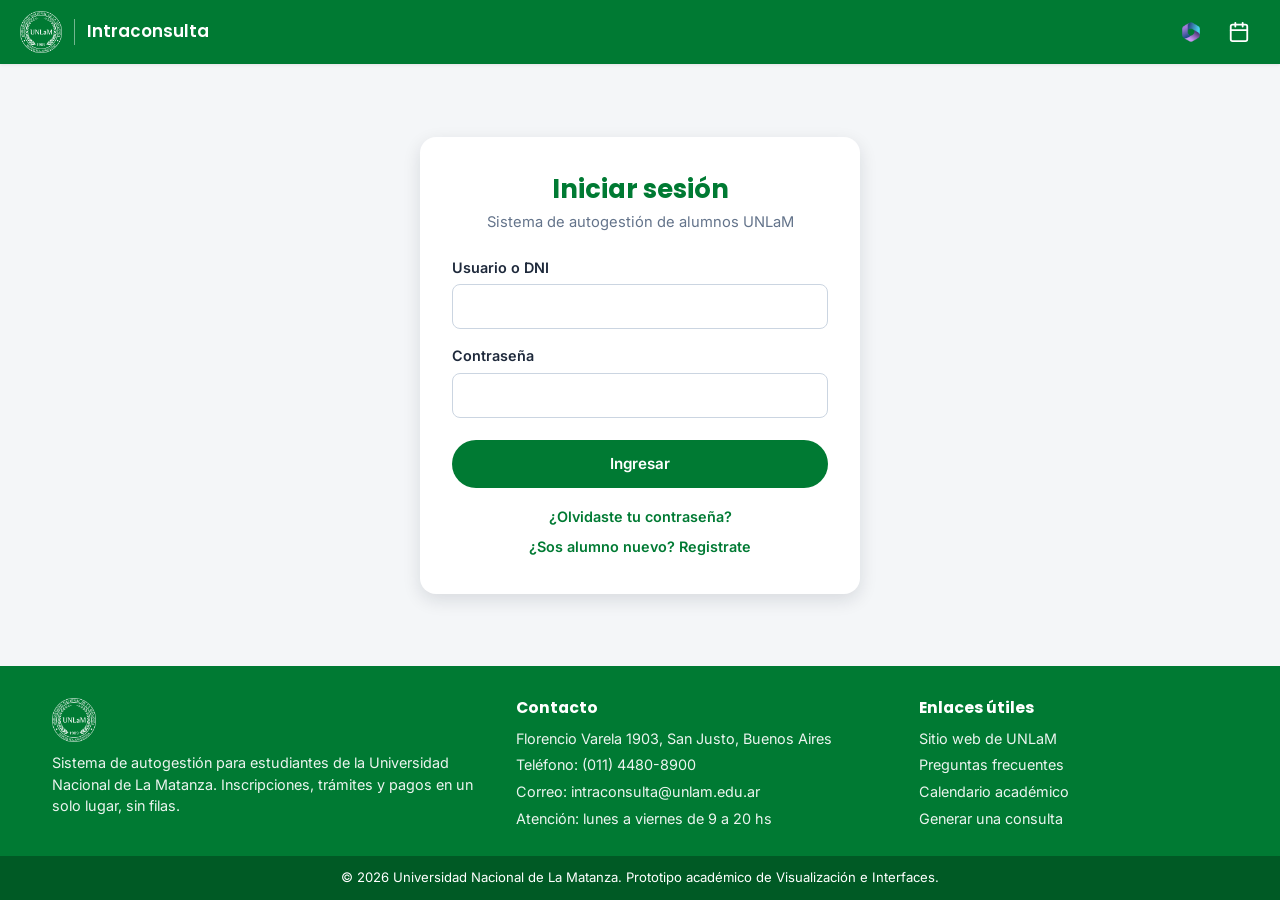
<file: intraconsulta-unlam/index.html>
<!DOCTYPE html>
<html lang="es">
<head>
  <meta charset="UTF-8">
  <meta name="viewport" content="width=device-width, initial-scale=1.0">
  <title>Iniciar sesión - Intraconsulta UNLaM</title>
  <link rel="preconnect" href="https://fonts.googleapis.com">
  <link rel="preconnect" href="https://fonts.gstatic.com" crossorigin>
  <link rel="stylesheet" href="https://fonts.googleapis.com/css2?family=Inter:wght@400;500;600&family=Poppins:wght@500;600;700&display=swap">
  <link rel="stylesheet" href="css/styles.css">
</head>
<body data-page="login" data-layout="auth">
<main class="auth-wrapper">
  <div class="auth-card">
    <h1>Iniciar sesión</h1>
    <p class="subtitle">Sistema de autogestión de alumnos UNLaM</p>
    <form data-demo="Ingresando a Intraconsulta..." data-redirect="home.html">
      <div class="form-group"><label for="u">Usuario o DNI</label><input class="form-control" id="u" required autocomplete="username" inputmode="numeric"></div>
      <div class="form-group"><label for="p">Contraseña</label><input class="form-control" id="p" type="password" required autocomplete="current-password"></div>
      <button class="btn-primary" type="submit">Ingresar</button>
    </form>
    <div class="auth-links"><a href="error.html?q=recuperar">¿Olvidaste tu contraseña?</a><a href="registro.html">¿Sos alumno nuevo? Registrate</a></div>
  </div>
</main>
  <script src="js/app.js"></script>
</body>
</html>
</file>
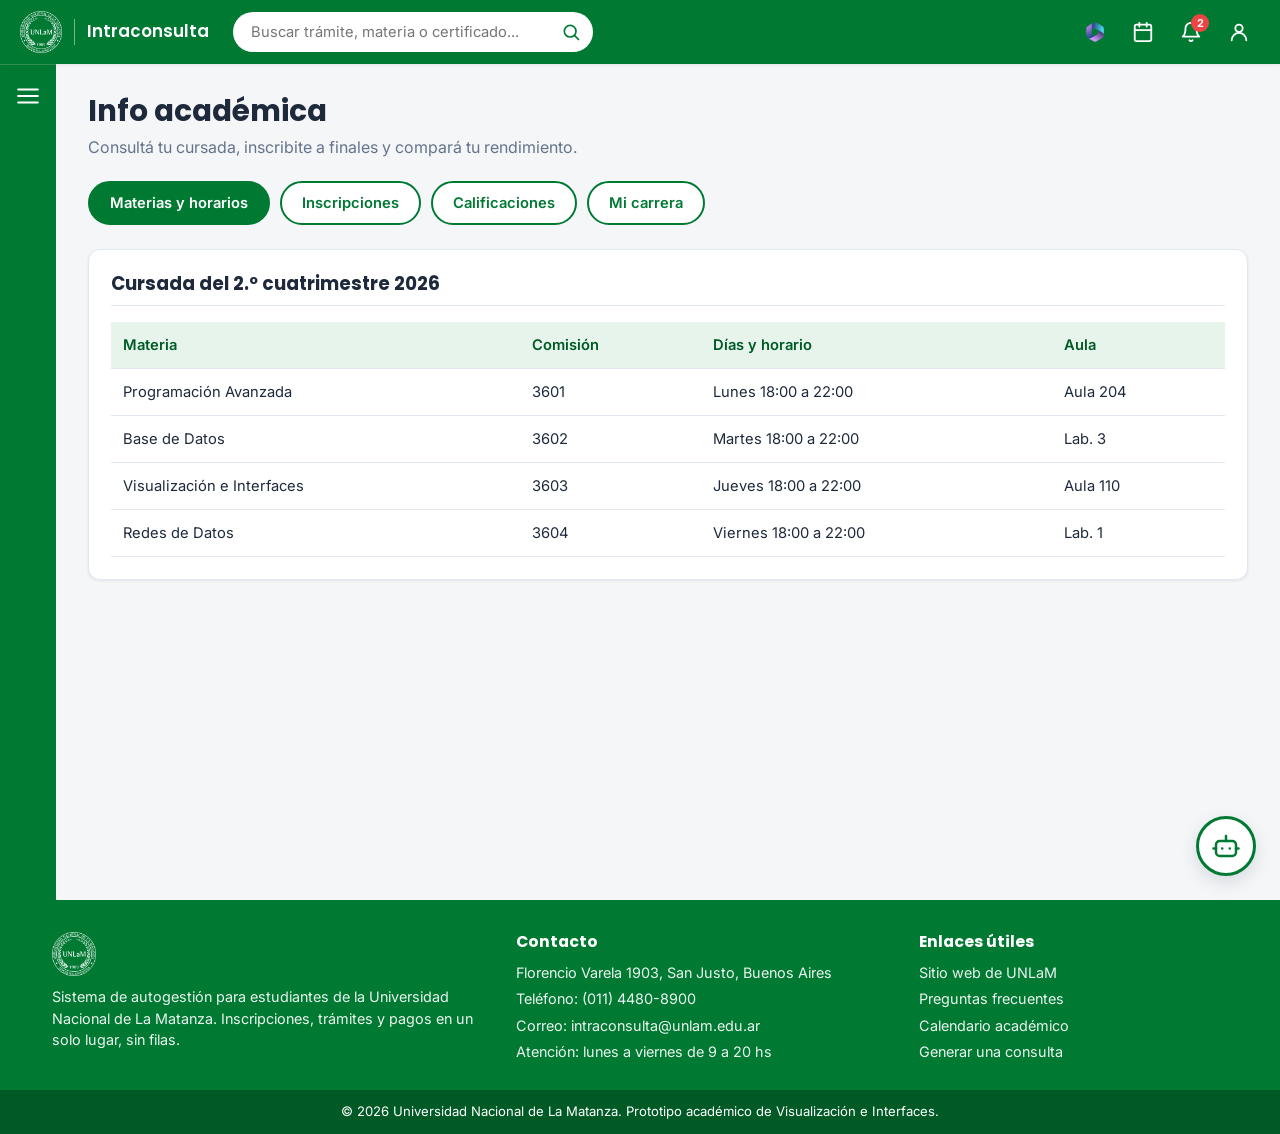
<file: intraconsulta-unlam/academica.html>
<!DOCTYPE html>
<html lang="es">
<head>
  <meta charset="UTF-8">
  <meta name="viewport" content="width=device-width, initial-scale=1.0">
  <title>Info académica - Intraconsulta UNLaM</title>
  <link rel="preconnect" href="https://fonts.googleapis.com">
  <link rel="preconnect" href="https://fonts.gstatic.com" crossorigin>
  <link rel="stylesheet" href="https://fonts.googleapis.com/css2?family=Inter:wght@400;500;600&family=Poppins:wght@500;600;700&display=swap">
  <link rel="stylesheet" href="css/styles.css">
</head>
<body data-page="academica" data-layout="app">
<main class="main-content">
  <h1 class="page-title">Info académica</h1>
  <p class="page-sub">Consultá tu cursada, inscribite a finales y compará tu rendimiento.</p>
  <div class="subnav-pills" data-tabs><button type="button" class="pill-tab active" data-tab="materias">Materias y horarios</button><button type="button" class="pill-tab" data-tab="inscripciones">Inscripciones</button><button type="button" class="pill-tab" data-tab="notas">Calificaciones</button><button type="button" class="pill-tab" data-tab="carrera">Mi carrera</button></div>
  <section class="tab-panel" id="materias"><div class="card"><div class="card-header"><h2>Cursada del 2.º cuatrimestre 2026</h2></div><div class="table-wrap"><table>
    <tr><th>Materia</th><th>Comisión</th><th>Días y horario</th><th>Aula</th></tr>
    <tr><td>Programación Avanzada</td><td>3601</td><td>Lunes 18:00 a 22:00</td><td>Aula 204</td></tr>
    <tr><td>Base de Datos</td><td>3602</td><td>Martes 18:00 a 22:00</td><td>Lab. 3</td></tr>
    <tr><td>Visualización e Interfaces</td><td>3603</td><td>Jueves 18:00 a 22:00</td><td>Aula 110</td></tr>
    <tr><td>Redes de Datos</td><td>3604</td><td>Viernes 18:00 a 22:00</td><td>Lab. 1</td></tr></table></div></div></section>
  <section class="tab-panel" id="inscripciones">
    <div class="alert alert-warning"><span data-ico="alert"></span><div><strong>La inscripción a finales cierra el 20/11</strong>Revisá tus correlativas antes de confirmar.</div></div>
    <div class="card"><div class="card-header"><h2>Finales disponibles: llamado Diciembre</h2></div><div class="table-wrap"><table>
    <tr><th>Materia</th><th>Fecha</th><th>Hora</th><th>Estado</th></tr>
    <tr><td>Programación Avanzada</td><td>07/12/2026</td><td>18:00</td><td><button class="btn-primary btn-sm" data-enroll>Inscribirme</button></td></tr>
    <tr><td>Base de Datos</td><td>09/12/2026</td><td>18:00</td><td><button class="btn-primary btn-sm" data-enroll>Inscribirme</button></td></tr>
    <tr><td>Arquitectura de Software</td><td>11/12/2026</td><td>19:00</td><td><span class="status-badge status-err">Correlativa pendiente</span></td></tr></table></div></div></section>
  <section class="tab-panel" id="notas"><div class="grid-2">
    <div class="card"><div class="card-header"><h2>Mis calificaciones</h2></div><div class="table-wrap"><table>
      <tr><th>Materia</th><th>Nota</th><th>Estado</th></tr>
      <tr><td>Matemática Discreta</td><td>8</td><td><span class="status-badge status-ok">Aprobada</span></td></tr>
      <tr><td>Programación Inicial</td><td>9</td><td><span class="status-badge status-ok">Aprobada</span></td></tr>
      <tr><td>Estadística</td><td>5</td><td><span class="status-badge status-ok">Aprobada</span></td></tr>
      <tr><td>Redes de Datos</td><td>-</td><td><span class="status-badge status-wait">Cursando</span></td></tr></table></div></div>
    <div class="card"><div class="card-header"><h2>Mi promedio vs. el de la carrera</h2></div>
      <div class="chart" role="img" aria-label="Gráfico comparativo de promedios por cuatrimestre">
        <div class="chart-group"><div class="bars"><div class="bar" style="height:74%">7,4</div><div class="bar alt" style="height:65%">6,5</div></div></div>
        <div class="chart-group"><div class="bars"><div class="bar" style="height:81%">8,1</div><div class="bar alt" style="height:68%">6,8</div></div></div>
        <div class="chart-group"><div class="bars"><div class="bar" style="height:78%">7,8</div><div class="bar alt" style="height:70%">7,0</div></div></div></div>
      <div class="chart-labels"><span>1.º cuat. 2025</span><span>2.º cuat. 2025</span><span>1.º cuat. 2026</span></div>
      <div class="legend"><span><i style="background:var(--unlam-green)"></i>Mi promedio</span><span><i style="background:#94A3B8"></i>Promedio de la carrera</span></div></div></div></section>
  <section class="tab-panel" id="carrera"><div class="card"><div class="card-header"><h2>Ingeniería en Informática</h2><span class="status-badge status-ok">Alumno regular</span></div>
    <p>Materias aprobadas: <strong>18 de 40</strong>. Avance estimado: <strong>45%</strong>.</p>
    <p style="margin-top:8px"><a class="btn-outline btn-sm" href="tramites.html#cambio">Solicitar cambio de carrera</a></p></div></section>
</main>
  <script src="js/app.js"></script>
</body>
</html>
</file>
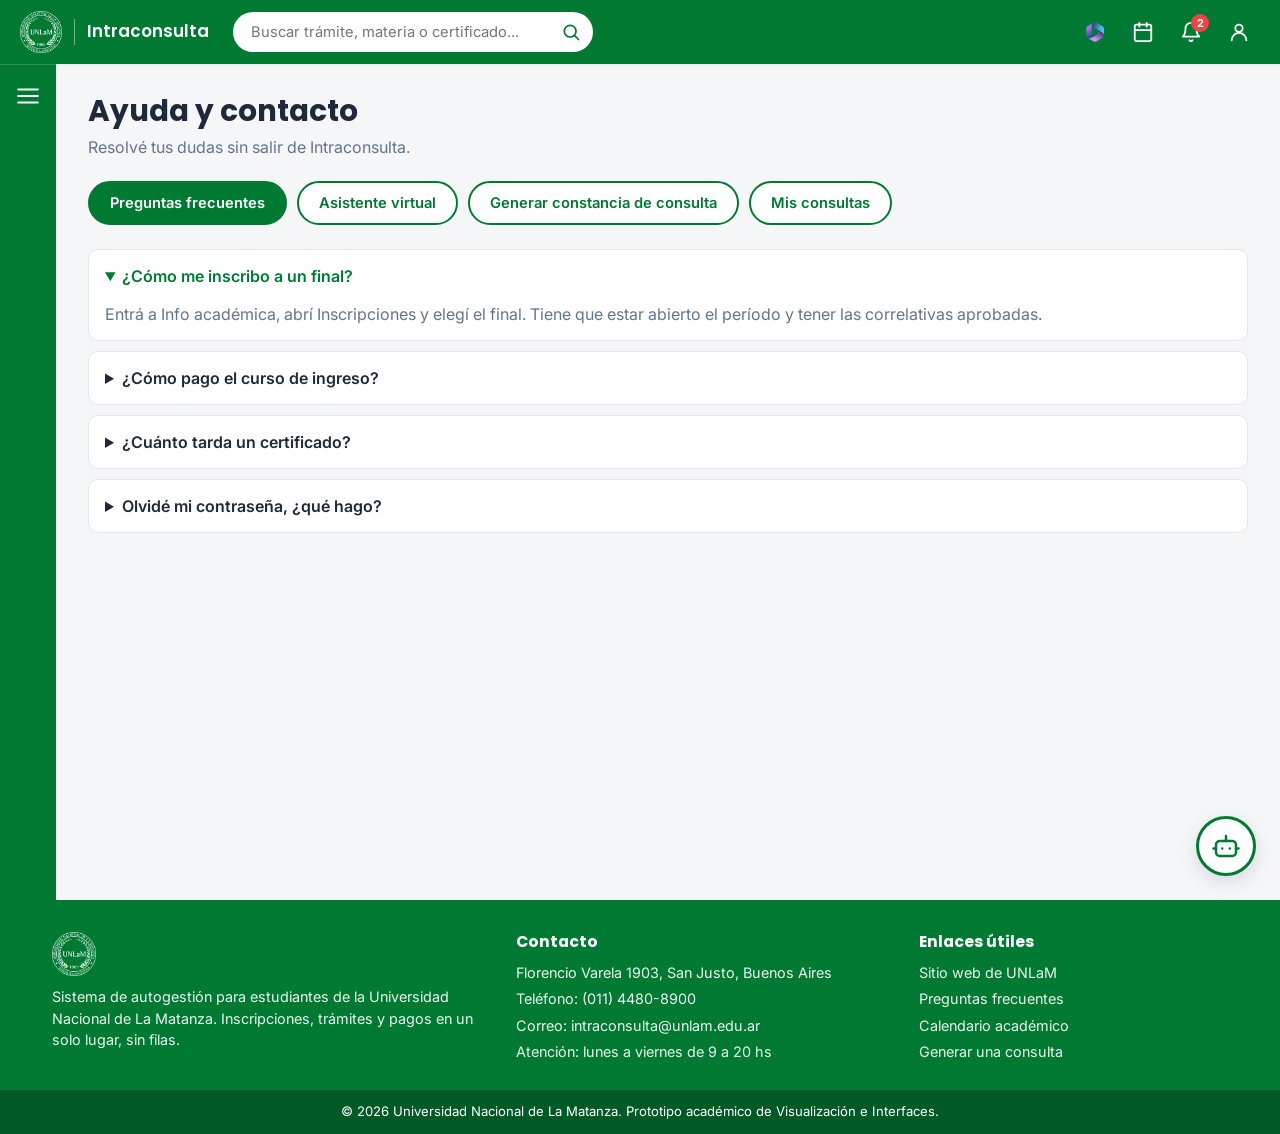
<file: intraconsulta-unlam/ayuda.html>
<!DOCTYPE html>
<html lang="es">
<head>
  <meta charset="UTF-8">
  <meta name="viewport" content="width=device-width, initial-scale=1.0">
  <title>Ayuda y contacto - Intraconsulta UNLaM</title>
  <link rel="preconnect" href="https://fonts.googleapis.com">
  <link rel="preconnect" href="https://fonts.gstatic.com" crossorigin>
  <link rel="stylesheet" href="https://fonts.googleapis.com/css2?family=Inter:wght@400;500;600&family=Poppins:wght@500;600;700&display=swap">
  <link rel="stylesheet" href="css/styles.css">
</head>
<body data-page="ayuda" data-layout="app">
<main class="main-content">
  <h1 class="page-title">Ayuda y contacto</h1>
  <p class="page-sub">Resolvé tus dudas sin salir de Intraconsulta.</p>
  
  <div class="subnav-pills" data-tabs>
    <button type="button" class="pill-tab active" data-tab="faq">Preguntas frecuentes</button>
    <button type="button" class="pill-tab" data-tab="chat">Asistente virtual</button>
    <button type="button" class="pill-tab" data-tab="ticket">Generar constancia de consulta</button>
    <button type="button" class="pill-tab" data-tab="tickets">Mis consultas</button>
  </div>

  <section class="tab-panel" id="faq">
    <details open><summary>¿Cómo me inscribo a un final?</summary><p>Entrá a Info académica, abrí Inscripciones y elegí el final. Tiene que estar abierto el período y tener las correlativas aprobadas.</p></details>
    <details><summary>¿Cómo pago el curso de ingreso?</summary><p>Desde Pagos elegí el concepto y pagá con Mercado Pago. El comprobante queda en la pestaña Comprobantes.</p></details>
    <details><summary>¿Cuánto tarda un certificado?</summary><p>Los certificados digitales se generan en 48 horas hábiles y te avisamos por notificación.</p></details>
    <details><summary>Olvidé mi contraseña, ¿qué hago?</summary><p>En la pantalla de inicio de sesión tocá "¿Olvidaste tu contraseña?" y seguí los pasos.</p></details>
  </section>

  <section class="tab-panel" id="chat">
    <div class="card">
      <div class="card-header"><h2>Asistente virtual</h2></div>
      <p style="margin-bottom:14px">Respondemos consultas frecuentes al instante. Si no alcanza, podés pasar a una persona.</p>
      <button class="btn-primary" data-open-chat type="button">Abrir chat</button> 
      <a class="btn-outline" href="#ticket" onclick="location.hash='ticket';location.reload()">Hablar con una persona</a>
    </div>
  </section>

  <section class="tab-panel" id="ticket">
    <form class="card" data-demo="Consulta #1043 creada. Te avisamos cuando respondan.">
      <div class="card-header"><h2>Nueva constancia de soporte</h2></div>
      
      <!-- Se eliminó el div con la selección de canal y ahora el Área ocupa toda la fila -->
      <div class="form-group">
        <label for="ta">Área</label>
        <select class="form-control" id="ta">
          <option>Alumnos</option>
          <option>Pagos</option>
          <option>Sistemas</option>
        </select>
      </div>

      <div class="form-group"><label for="ts">Asunto</label><input class="form-control" id="ts" required></div>
      <div class="form-group"><label for="tm">Mensaje</label><textarea class="form-control" id="tm" required></textarea></div>
      
      <button class="btn-primary" type="submit">Enviar consulta</button>
    </form>
  </section>

  <section class="tab-panel" id="tickets">
    <div class="card">
      <div class="card-header"><h2>Mis consultas</h2></div>
      <div class="table-wrap">
        <table>
          <tr><th>N.º</th><th>Asunto</th><th>Canal</th><th>Estado</th></tr>
          <tr><td>#1042</td><td>No veo mi nota de Estadística</td><td>Persona</td><td><span class="status-badge status-ok">Respondido</span></td></tr>
          <tr><td>#1039</td><td>Error al pagar con tarjeta</td><td>Asistente</td><td><span class="status-badge status-wait">En proceso</span></td></tr>
        </table>
      </div>
    </div>
  </section>
</main>

<script src="js/app.js"></script>
</body>
</html>
</file>
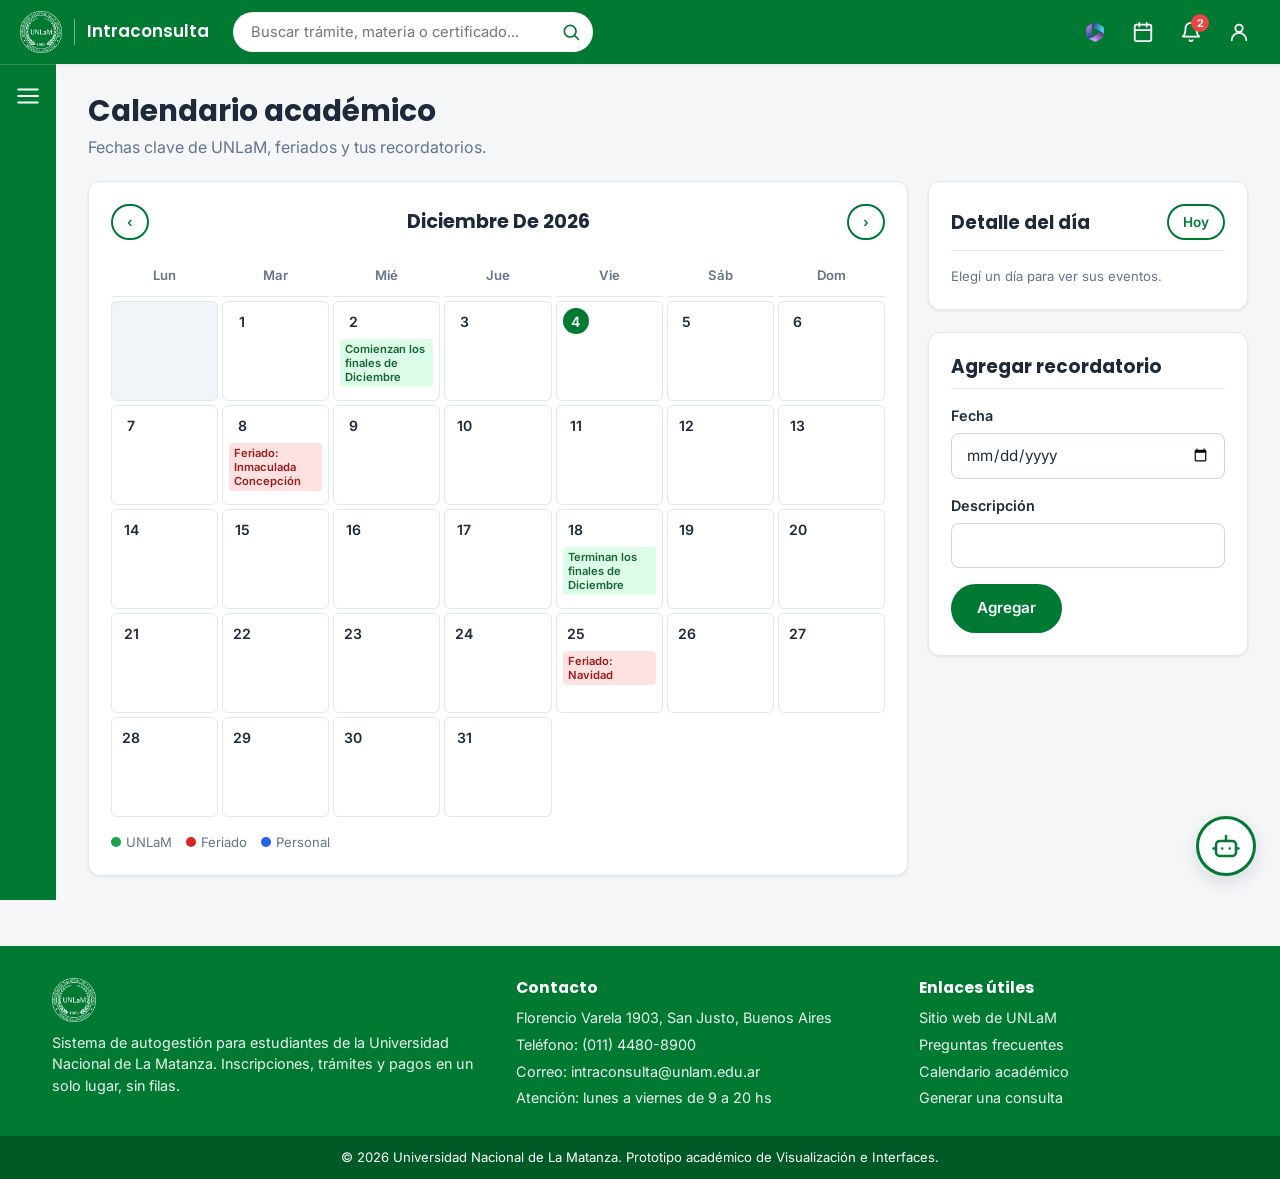
<file: intraconsulta-unlam/calendario.html>
<!DOCTYPE html>
<html lang="es">
<head>
  <meta charset="UTF-8">
  <meta name="viewport" content="width=device-width, initial-scale=1.0">
  <title>Calendario - Intraconsulta UNLaM</title>
  <link rel="preconnect" href="https://fonts.googleapis.com">
  <link rel="preconnect" href="https://fonts.gstatic.com" crossorigin>
  <link rel="stylesheet" href="https://fonts.googleapis.com/css2?family=Inter:wght@400;500;600&family=Poppins:wght@500;600;700&display=swap">
  <link rel="stylesheet" href="css/styles.css">
</head>
<body data-page="calendario" data-layout="app">
<main class="main-content">
  <h1 class="page-title">Calendario académico</h1>
  <p class="page-sub">Fechas clave de UNLaM, feriados y tus recordatorios.</p>
  <div class="cal-layout">
    <section class="card">
      <div class="cal-nav"><button class="btn-outline btn-sm" id="calPrev" aria-label="Mes anterior">&#8249;</button><h2 id="calTitle"></h2><button class="btn-outline btn-sm" id="calNext" aria-label="Mes siguiente">&#8250;</button></div>
      <div class="cal-grid" id="calGrid"></div>
      <div class="cal-legend"><span><i class="legend-dot" style="background:#16A34A"></i>UNLaM</span><span><i class="legend-dot" style="background:#DC2626"></i>Feriado</span><span><i class="legend-dot" style="background:#2563EB"></i>Personal</span></div>
    </section>
    <aside>
      <div class="card"><div class="card-header"><h2>Detalle del día</h2><button class="btn-outline btn-sm" id="calToday">Hoy</button></div><div id="dayDetail"></div></div>
      <form class="card" id="evForm"><div class="card-header"><h2>Agregar recordatorio</h2></div>
        <div class="form-group"><label for="evDate">Fecha</label><input class="form-control" id="evDate" type="date" required></div>
        <div class="form-group"><label for="evText">Descripción</label><input class="form-control" id="evText" maxlength="40" required></div>
        <button class="btn-primary" type="submit">Agregar</button></form>
    </aside>
  </div>
</main>
  <script src="js/app.js"></script>
</body>
</html>
</file>
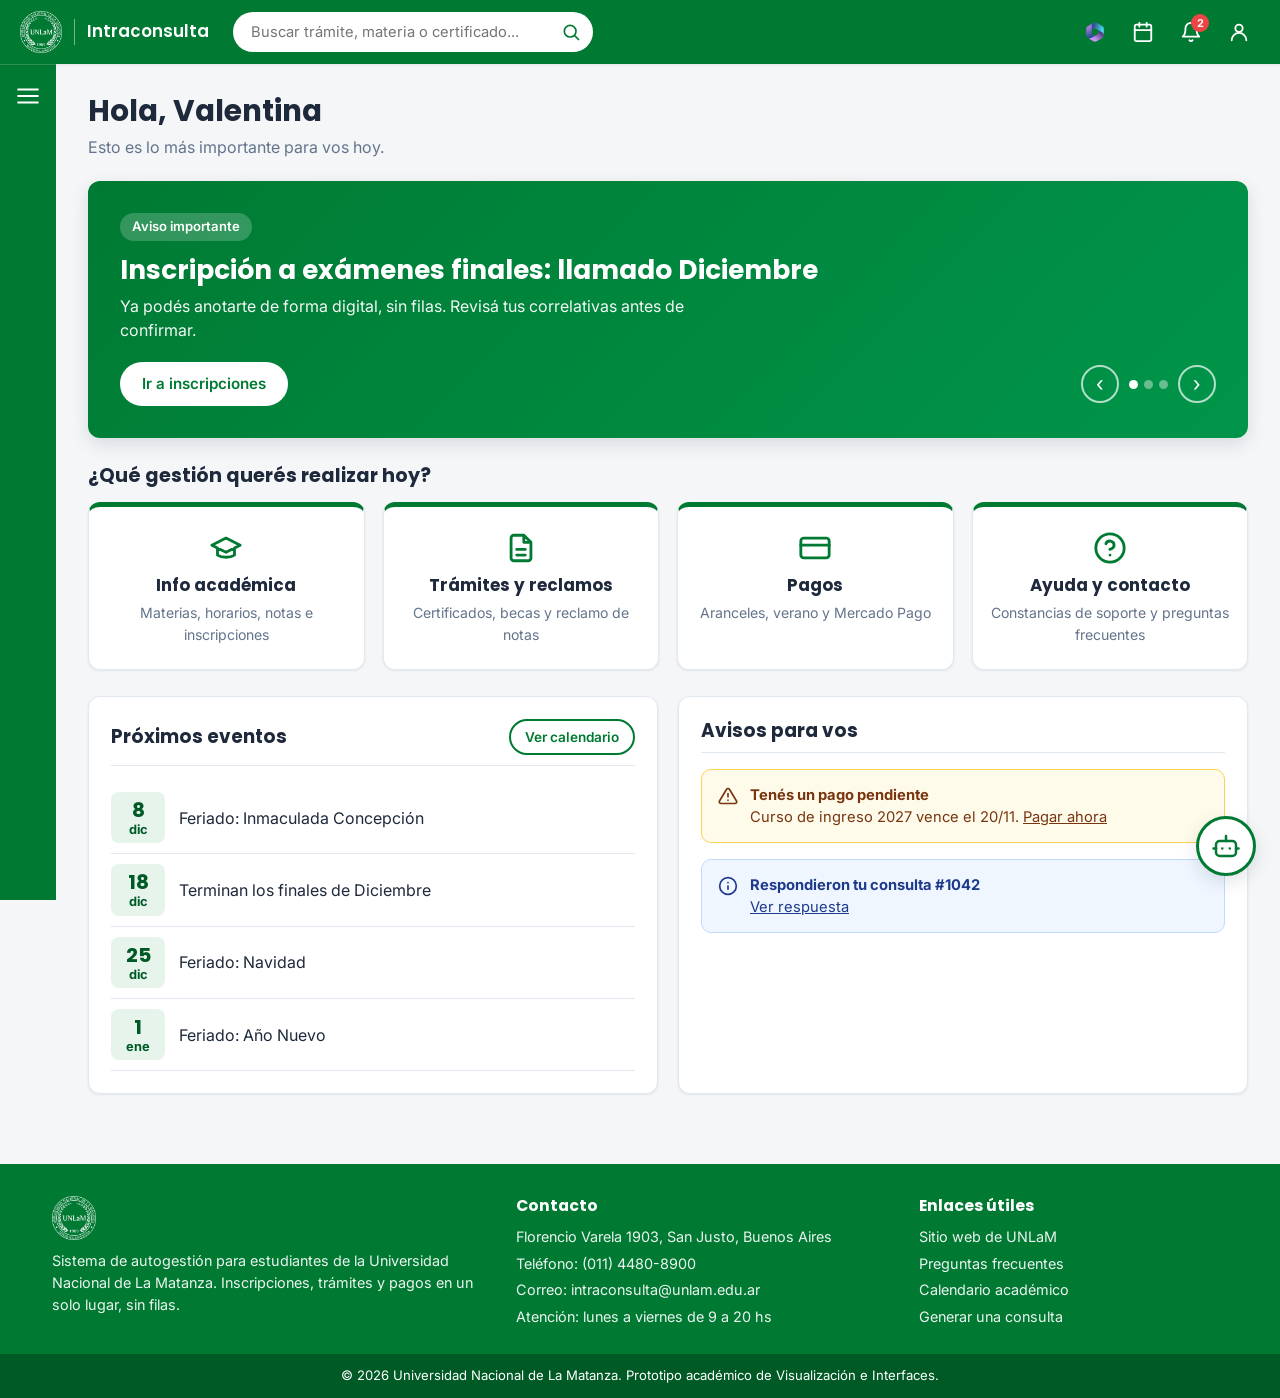
<file: intraconsulta-unlam/home.html>
<!DOCTYPE html>
<html lang="es">
<head>
  <meta charset="UTF-8">
  <meta name="viewport" content="width=device-width, initial-scale=1.0">
  <title>Panel principal - Intraconsulta UNLaM</title>
  <link rel="preconnect" href="https://fonts.googleapis.com">
  <link rel="preconnect" href="https://fonts.gstatic.com" crossorigin>
  <link rel="stylesheet" href="https://fonts.googleapis.com/css2?family=Inter:wght@400;500;600&family=Poppins:wght@500;600;700&display=swap">
  <link rel="stylesheet" href="css/styles.css">
</head>
<body data-page="home" data-layout="app">
<main class="main-content">
  <h1 class="page-title">Hola, <span data-user-name></span></h1>
  <p class="page-sub">Esto es lo más importante para vos hoy.</p>
  <section class="carousel-box" id="carousel" aria-label="Avisos destacados">
    <span class="carousel-tag" id="cTag"></span><h2 id="cTitle"></h2><p id="cText"></p>
    <div class="carousel-footer"><a class="btn-white" id="cBtn" href="#"></a>
      <div class="carousel-controls"><button class="car-btn" id="cPrev" aria-label="Aviso anterior">&#8249;</button><span class="dots" id="cDots"></span><button class="car-btn" id="cNext" aria-label="Aviso siguiente">&#8250;</button></div></div>
  </section>
  <h2 class="section-title">¿Qué gestión querés realizar hoy?</h2>
  <div class="grid-4">
    <a class="service-card" href="academica.html"><span data-ico="grad" data-size="34"></span><h3>Info académica</h3><p>Materias, horarios, notas e inscripciones</p></a>
    <a class="service-card" href="tramites.html"><span data-ico="file" data-size="34"></span><h3>Trámites y reclamos</h3><p>Certificados, becas y reclamo de notas</p></a>
    <a class="service-card" href="pagos.html"><span data-ico="card" data-size="34"></span><h3>Pagos</h3><p>Aranceles, verano y Mercado Pago</p></a>
    <a class="service-card" href="ayuda.html"><span data-ico="help" data-size="34"></span><h3>Ayuda y contacto</h3><p>Constancias de soporte y preguntas frecuentes</p></a>
  </div>
  <div class="grid-2" style="margin-top:26px">
    <section class="card"><div class="card-header"><h2>Próximos eventos</h2><a class="btn-outline btn-sm" href="calendario.html">Ver calendario</a></div><div id="upcoming"></div></section>
    <section class="card"><div class="card-header"><h2>Avisos para vos</h2></div>
      <div class="alert alert-warning"><span data-ico="alert"></span><div><strong>Tenés un pago pendiente</strong>Curso de ingreso 2027 vence el 20/11. <a href="pagos.html"><u>Pagar ahora</u></a></div></div>
      <div class="alert alert-info"><span data-ico="info"></span><div><strong>Respondieron tu consulta #1042</strong><a href="ayuda.html#tickets"><u>Ver respuesta</u></a></div></div>
    </section>
  </div>
</main>
  <script src="js/app.js"></script>
</body>
</html>
</file>
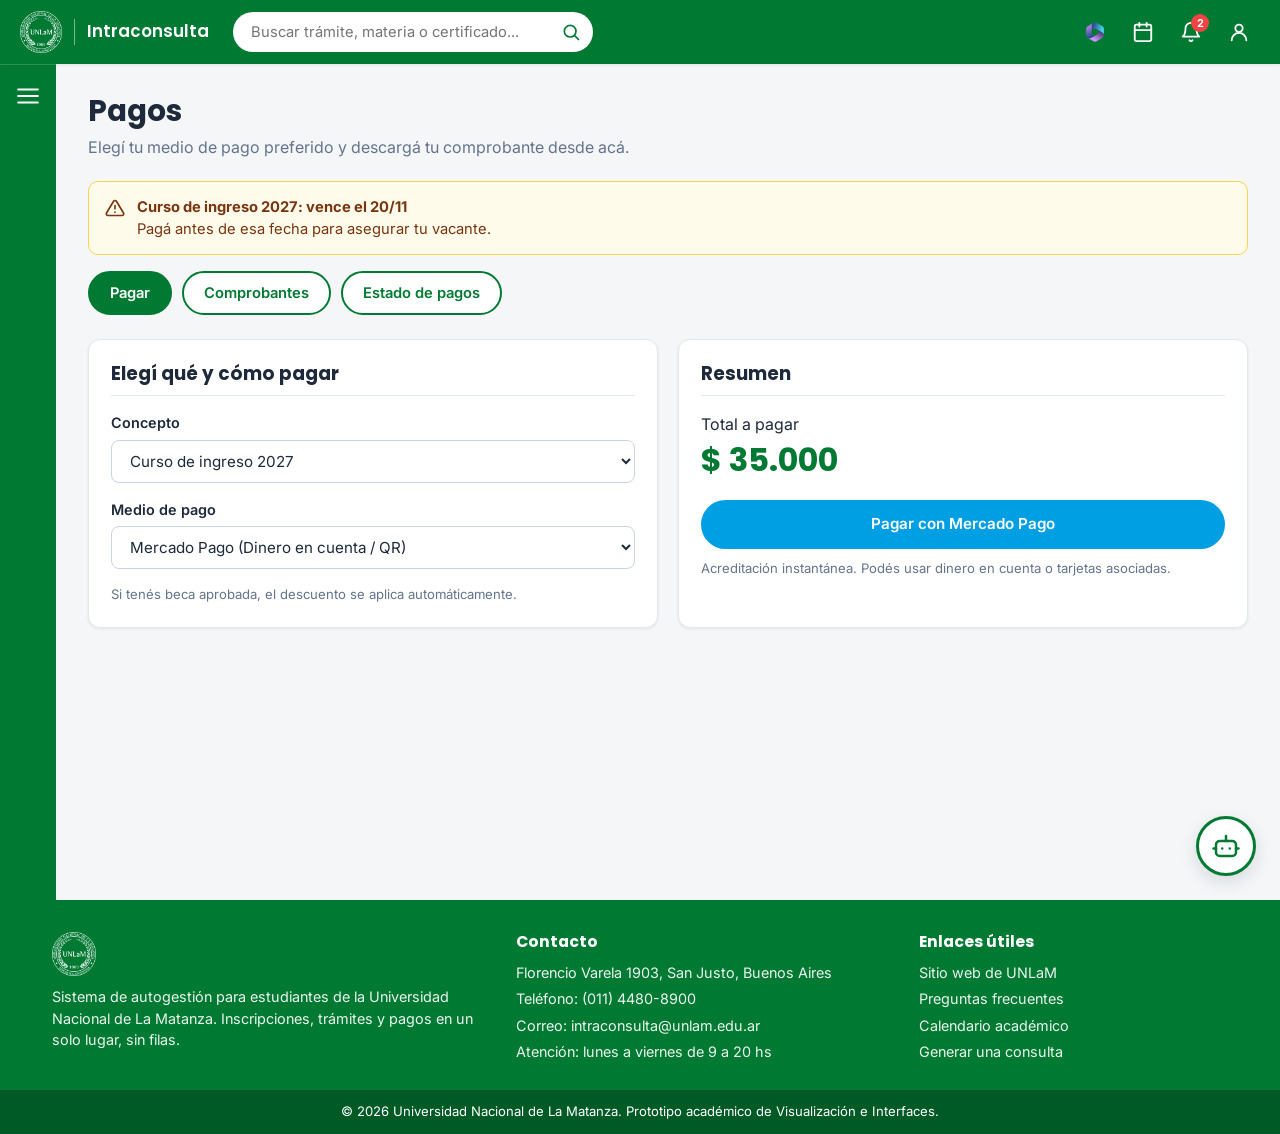
<file: intraconsulta-unlam/pagos.html>
<!DOCTYPE html>
<html lang="es">
<head>
  <meta charset="UTF-8">
  <meta name="viewport" content="width=device-width, initial-scale=1.0">
  <title>Pagos - Intraconsulta UNLaM</title>
  <link rel="preconnect" href="https://fonts.googleapis.com">
  <link rel="preconnect" href="https://fonts.gstatic.com" crossorigin>
  <link rel="stylesheet" href="https://fonts.googleapis.com/css2?family=Inter:wght@400;500;600&family=Poppins:wght@500;600;700&display=swap">
  <link rel="stylesheet" href="css/styles.css">
</head>
<body data-page="pagos" data-layout="app">
<main class="main-content">
  <h1 class="page-title">Pagos</h1>
  <p class="page-sub">Elegí tu medio de pago preferido y descargá tu comprobante desde acá.</p>

  <div class="alert alert-warning"><span data-ico="alert"></span><div><strong>Curso de ingreso 2027: vence el 20/11</strong>Pagá antes de esa fecha para asegurar tu vacante.</div></div>

  <div class="subnav-pills" data-tabs>
    <button type="button" class="pill-tab active" data-tab="pagar">Pagar</button>
    <button type="button" class="pill-tab" data-tab="comprobantes">Comprobantes</button>
    <button type="button" class="pill-tab" data-tab="estado">Estado de pagos</button>
  </div>

  <section class="tab-panel" id="pagar">
    <div class="grid-2">
      <!-- COLUMNA IZQUIERDA: CONCEPTO Y MEDIO DE PAGO -->
      <div class="card">
        <div class="card-header"><h2>Elegí qué y cómo pagar</h2></div>
        
        <div class="form-group">
          <label for="concepto">Concepto</label>
          <select class="form-control" id="concepto">
            <option data-price="35000">Curso de ingreso 2027</option>
            <option data-price="28000">Materia de verano: Programación Avanzada</option>
            <option data-price="28000">Materia de verano: Base de Datos</option>
          </select>
        </div>

        <div class="form-group" style="margin-top:16px">
          <label for="medioPago">Medio de pago</label>
          <select class="form-control" id="medioPago">
            <option value="mp">Mercado Pago (Dinero en cuenta / QR)</option>
            <option value="tarjeta">Tarjeta de crédito o débito</option>
            <option value="transferencia">Transferencia bancaria (CBU / Alias)</option>
            <option value="efectivo">Efectivo (Pago Fácil, Rapipago o Tesorería UNLaM)</option>
          </select>
        </div>

        <p class="hint" style="margin-top:12px">Si tenés beca aprobada, el descuento se aplica automáticamente.</p>
      </div>

      <!-- COLUMNA DERECHA: RESUMEN DINÁMICO -->
      <div class="card">
        <div class="card-header"><h2>Resumen</h2></div>
        <p>Total a pagar</p>
        <p style="font-family:Poppins,sans-serif;font-size:2rem;font-weight:700;color:var(--unlam-green);margin-bottom:16px" id="monto">$ 35.000</p>

        <!-- PANEL: MERCADO PAGO -->
        <div id="info-mp" class="pago-detalle">
          <button class="btn-mp" id="payBtn" type="button" style="width:100%">Pagar con Mercado Pago</button>
          <p class="hint" style="margin-top:10px">Acreditación instantánea. Podés usar dinero en cuenta o tarjetas asociadas.</p>
        </div>

        <!-- PANEL: TARJETA CRÉDITO / DÉBITO -->
        <div id="info-tarjeta" class="pago-detalle" style="display:none">
          <div class="form-group" style="margin-bottom:10px">
            <label for="numTarjeta" style="font-size:0.85rem">Número de tarjeta</label>
            <input type="text" id="numTarjeta" class="form-control" placeholder="0000 0000 0000 0000" maxlength="19">
          </div>
          <div style="display:grid;grid-template-columns:1fr 1fr;gap:10px;margin-bottom:14px">
            <div>
              <label for="vencTarjeta" style="font-size:0.85rem">Vencimiento</label>
              <input type="text" id="vencTarjeta" class="form-control" placeholder="MM/AA" maxlength="5">
            </div>
            <div>
              <label for="cvvTarjeta" style="font-size:0.85rem">Código (CVV)</label>
              <input type="text" id="cvvTarjeta" class="form-control" placeholder="123" maxlength="4">
            </div>
          </div>
          <button class="btn-mp" type="button" style="width:100%;background:var(--unlam-green)" onclick="alert('Procesando pago con tarjeta...')">Abonar con tarjeta</button>
          <p class="hint" style="margin-top:10px">Aceptamos Visa, Mastercard, Cabal y American Express (1 pago sin interés).</p>
        </div>

        <!-- PANEL: TRANSFERENCIA BANCARIA -->
        <div id="info-transferencia" class="pago-detalle" style="display:none">
          <div class="alert alert-info" style="margin-bottom:12px">
            <div>
              <strong>Datos para transferir:</strong><br>
              Alias: <code>UNLAM.PAGOS.ALUMNOS</code><br>
              CBU: <code>0110599520000012345678</code><br>
              CUIT: <code>30-63984512-3</code>
            </div>
          </div>
          <button class="btn-outline" type="button" style="width:100%" onclick="navigator.clipboard.writeText('UNLAM.PAGOS.ALUMNOS'); alert('Alias copiado al portapapeles')">Copiar Alias</button>
          <p class="hint" style="margin-top:10px">La acreditación demora entre 24 y 48 hs hábiles. Guardá tu comprobante.</p>
        </div>

        <!-- PANEL: EFECTIVO (PAGO FÁCIL / RAPIPAGO / PRESENCIAL) -->
        <div id="info-efectivo" class="pago-detalle" style="display:none">
          <div class="alert alert-info" style="margin-bottom:12px">
            <div>
              <strong>Opciones en efectivo:</strong>
              <ul style="margin:6px 0 0 18px;padding:0;line-height:1.5">
                <li><strong>Pago Fácil / Rapipago:</strong> Descargá el cupón y presentalo en cualquier sucursal.</li>
                <li><strong>Presencial en UNLaM:</strong> Acercate a Tesorería (Edificio Central, PB) de lunes a viernes de 9:00 a 19:00 hs con tu DNI.</li>
              </ul>
            </div>
          </div>
          <button class="btn-outline" type="button" style="width:100%" onclick="alert('Descargando cupón de pago con código de barras...')">Descargar cupón de pago</button>
          <p class="hint" style="margin-top:10px">En redes extra-bancarias el pago impacta dentro de las 48 hs hábiles.</p>
        </div>

      </div>
    </div>
  </section>

  <section class="tab-panel" id="comprobantes">
    <div class="card">
      <div class="card-header"><h2>Mis comprobantes</h2></div>
      <div class="table-wrap">
        <table>
          <tr><th>N.º</th><th>Concepto</th><th>Fecha</th><th>Monto</th><th></th></tr>
          <tr><td>0001-3341</td><td>Materia de verano 2026</td><td>12/02/2026</td><td>$ 26.000</td><td><button class="btn-outline btn-sm" onclick="document.dispatchEvent(new Event('x'))">Descargar</button></td></tr>
          <tr><td>0001-2987</td><td>Curso de ingreso 2026</td><td>20/11/2025</td><td>$ 32.000</td><td><button class="btn-outline btn-sm">Descargar</button></td></tr>
        </table>
      </div>
    </div>
  </section>

  <section class="tab-panel" id="estado">
    <div class="card">
      <div class="card-header"><h2>Estado de mis pagos</h2></div>
      <div class="table-wrap">
        <table>
          <tr><th>Concepto</th><th>Vencimiento</th><th>Estado</th></tr>
          <tr><td>Curso de ingreso 2027</td><td>20/11/2026</td><td><span class="status-badge status-wait">Pendiente</span></td></tr>
          <tr><td>Materia de verano 2026</td><td>15/02/2026</td><td><span class="status-badge status-ok">Acreditado</span></td></tr>
        </table>
      </div>
    </div>
  </section>
</main>

<script src="js/app.js"></script>
<script>
  // Cambio dinámico de medio de pago y actualización de monto
  const selectMedio = document.getElementById('medioPago');
  const selectConcepto = document.getElementById('concepto');
  const montoEl = document.getElementById('monto');
  const paneles = document.querySelectorAll('.pago-detalle');

  function actualizarMonto() {
    const opcion = selectConcepto.options[selectConcepto.selectedIndex];
    const precio = Number(opcion.getAttribute('data-price') || 0);
    montoEl.textContent = '$ ' + precio.toLocaleString('es-AR');
  }

  selectMedio.addEventListener('change', () => {
    paneles.forEach(p => p.style.display = 'none');
    const activo = document.getElementById('info-' + selectMedio.value);
    if (activo) activo.style.display = 'block';
  });

  selectConcepto.addEventListener('change', actualizarMonto);
  actualizarMonto();
</script>
</body>
</html>
</file>
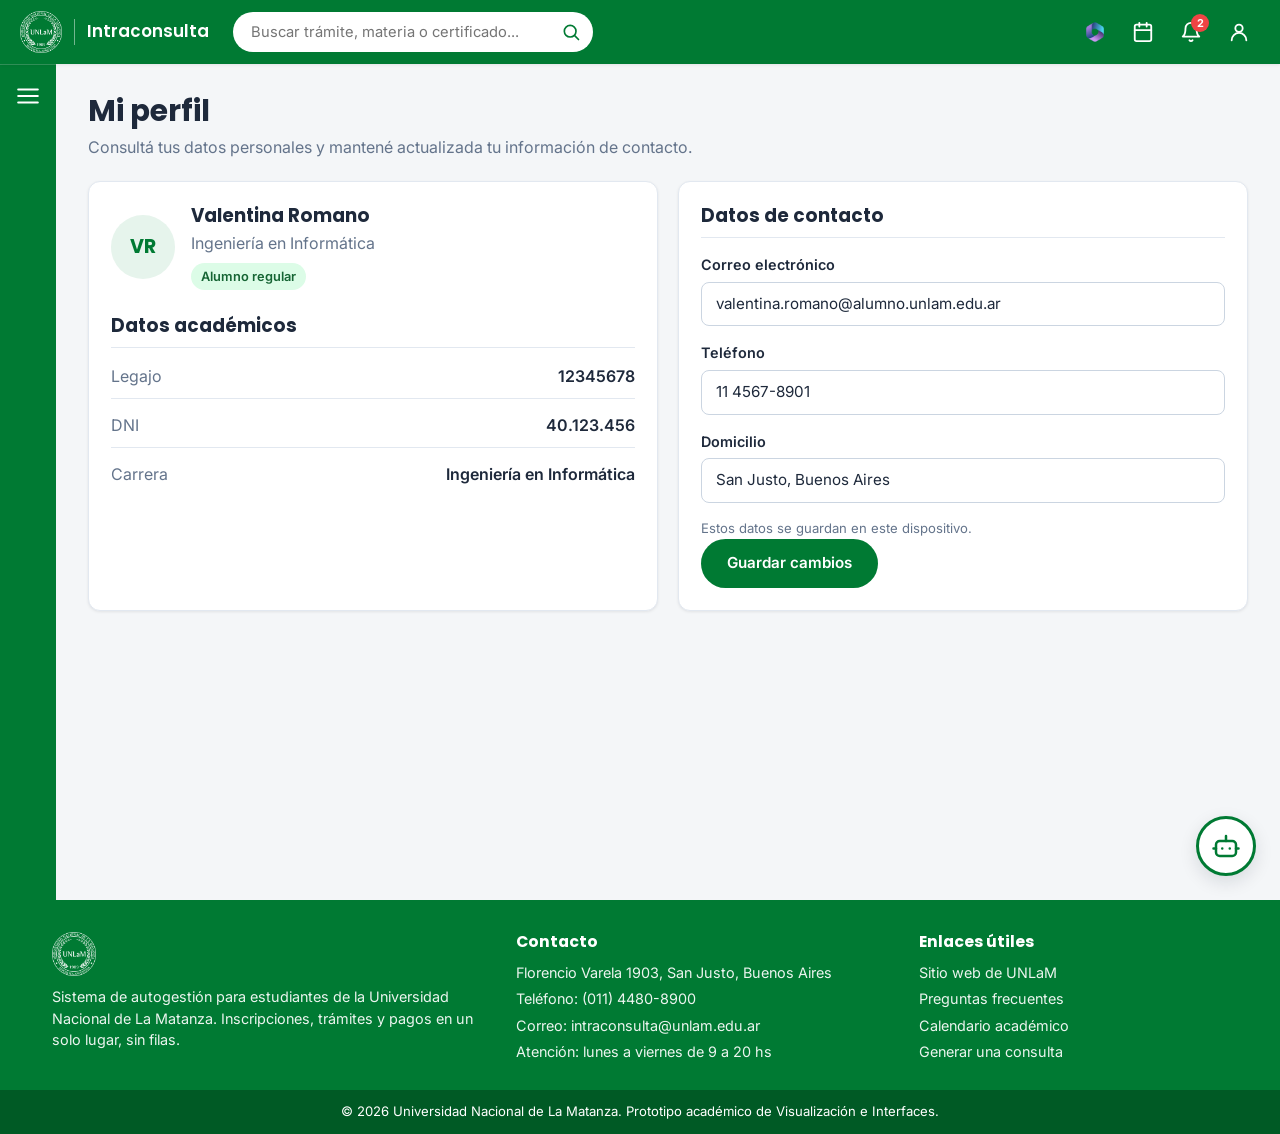
<file: intraconsulta-unlam/perfil.html>
<!DOCTYPE html>
<html lang="es">
<head>
  <meta charset="UTF-8">
  <meta name="viewport" content="width=device-width, initial-scale=1.0">
  <title>Mi perfil - Intraconsulta UNLaM</title>
  <link rel="preconnect" href="https://fonts.googleapis.com">
  <link rel="preconnect" href="https://fonts.gstatic.com" crossorigin>
  <link rel="stylesheet" href="https://fonts.googleapis.com/css2?family=Inter:wght@400;500;600&family=Poppins:wght@500;600;700&display=swap">
  <link rel="stylesheet" href="css/styles.css">
</head>
<body data-page="perfil" data-layout="app">
<main class="main-content">
  <h1 class="page-title">Mi perfil</h1>
  <p class="page-sub">Consultá tus datos personales y mantené actualizada tu información de contacto.</p>
  <div class="grid-2">
    <section class="card">
      <div class="profile-heading">
        <div class="profile-avatar" data-profile-initials aria-hidden="true"></div>
        <div>
          <h2 data-profile-name></h2>
          <p class="profile-career" data-profile-career></p>
          <span class="status-badge status-ok">Alumno regular</span>
        </div>
      </div>
      <div class="card-header"><h2>Datos académicos</h2></div>
      <dl class="profile-details">
        <div><dt>Legajo</dt><dd data-profile-legajo></dd></div>
        <div><dt>DNI</dt><dd data-profile-dni></dd></div>
        <div><dt>Carrera</dt><dd data-profile-career></dd></div>
      </dl>
    </section>
    <form class="card" id="profileForm">
      <div class="card-header"><h2>Datos de contacto</h2></div>
      <div class="form-group">
        <label for="profileEmail">Correo electrónico</label>
        <input class="form-control" id="profileEmail" type="email" autocomplete="email" required>
      </div>
      <div class="form-group">
        <label for="profilePhone">Teléfono</label>
        <input class="form-control" id="profilePhone" type="tel" autocomplete="tel" required>
      </div>
      <div class="form-group">
        <label for="profileAddress">Domicilio</label>
        <input class="form-control" id="profileAddress" autocomplete="street-address" required>
      </div>
      <p class="hint">Estos datos se guardan en este dispositivo.</p>
      <button class="btn-primary" type="submit">Guardar cambios</button>
    </form>
  </div>
</main>
  <script src="js/app.js"></script>
</body>
</html>
</file>
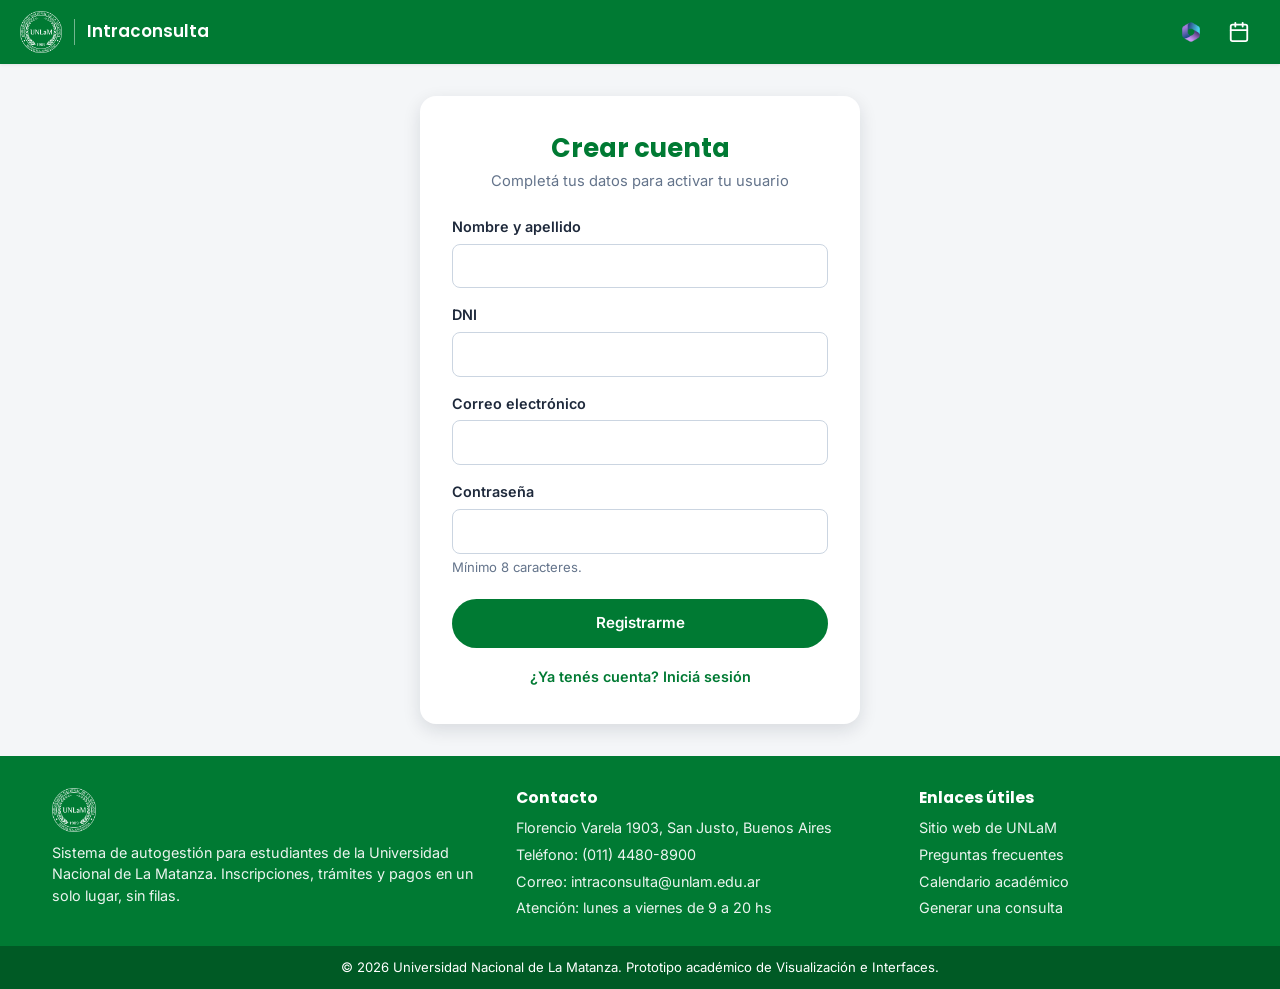
<file: intraconsulta-unlam/registro.html>
<!DOCTYPE html>
<html lang="es">
<head>
  <meta charset="UTF-8">
  <meta name="viewport" content="width=device-width, initial-scale=1.0">
  <title>Registro - Intraconsulta UNLaM</title>
  <link rel="preconnect" href="https://fonts.googleapis.com">
  <link rel="preconnect" href="https://fonts.gstatic.com" crossorigin>
  <link rel="stylesheet" href="https://fonts.googleapis.com/css2?family=Inter:wght@400;500;600&family=Poppins:wght@500;600;700&display=swap">
  <link rel="stylesheet" href="css/styles.css">
</head>
<body data-page="registro" data-layout="auth">
<main class="auth-wrapper">
  <div class="auth-card">
    <h1>Crear cuenta</h1>
    <p class="subtitle">Completá tus datos para activar tu usuario</p>
    <form data-demo="Cuenta creada. Ya podés iniciar sesión." data-redirect="index.html">
      <div class="form-group"><label for="n">Nombre y apellido</label><input class="form-control" id="n" required autocomplete="name"></div>
      <div class="form-group"><label for="d">DNI</label><input class="form-control" id="d" required inputmode="numeric" pattern="[0-9]{7,8}" title="Ingresá 7 u 8 números"></div>
      <div class="form-group"><label for="e">Correo electrónico</label><input class="form-control" id="e" type="email" required autocomplete="email"></div>
      <div class="form-group"><label for="c">Contraseña</label><input class="form-control" id="c" type="password" minlength="8" required autocomplete="new-password"><p class="hint">Mínimo 8 caracteres.</p></div>
      <button class="btn-primary" type="submit">Registrarme</button>
    </form>
    <div class="auth-links"><a href="index.html">¿Ya tenés cuenta? Iniciá sesión</a></div>
  </div>
</main>
  <script src="js/app.js"></script>
</body>
</html>
</file>
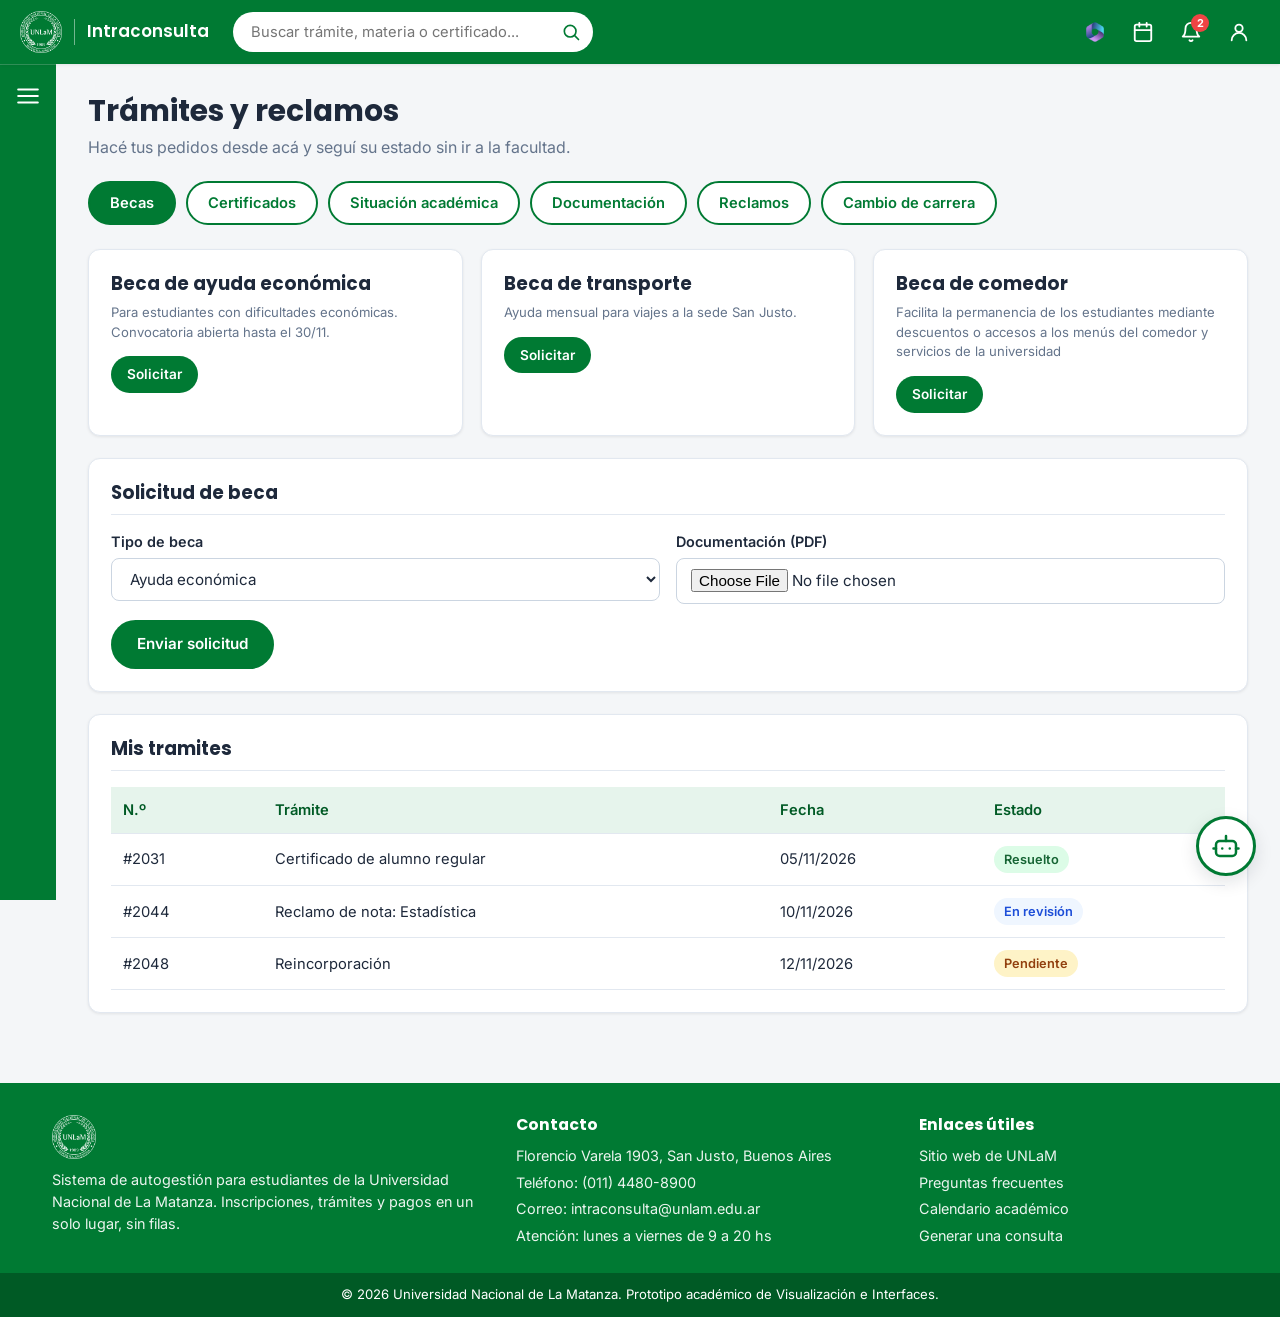
<file: intraconsulta-unlam/tramites.html>
<!DOCTYPE html>
<html lang="es">
<head>
  <meta charset="UTF-8">
  <meta name="viewport" content="width=device-width, initial-scale=1.0">
  <title>Trámites y reclamos - Intraconsulta UNLaM</title>
  <link rel="preconnect" href="https://fonts.googleapis.com">
  <link rel="preconnect" href="https://fonts.gstatic.com" crossorigin>
  <link rel="stylesheet" href="https://fonts.googleapis.com/css2?family=Inter:wght@400;500;600&family=Poppins:wght@500;600;700&display=swap">
  <link rel="stylesheet" href="css/styles.css">
</head>
<body data-page="tramites" data-layout="app">
<main class="main-content">
  <h1 class="page-title">Trámites y reclamos</h1>
  <p class="page-sub">Hacé tus pedidos desde acá y seguí su estado sin ir a la facultad.</p>
  <div class="subnav-pills" data-tabs>
    <button type="button" class="pill-tab active" data-tab="becas">Becas</button>
    <button type="button" class="pill-tab" data-tab="certificados">Certificados</button>
    <button type="button" class="pill-tab" data-tab="situacion-academica">Situación académica</button>
    <button type="button" class="pill-tab" data-tab="documentacion">Documentación</button>
    <button type="button" class="pill-tab" data-tab="reclamos">Reclamos</button>
    <button type="button" class="pill-tab" data-tab="cambio">Cambio de carrera</button>
  </div>

  <section class="tab-panel" id="becas">
    <div class="grid-3">
      <div class="card">
        <h2>Beca de ayuda económica</h2>
        <p class="hint" style="margin:8px 0 14px">Para estudiantes con dificultades económicas. Convocatoria abierta hasta el 30/11.</p>
        <button class="btn-primary btn-sm" type="button" onclick="document.getElementById('bf').scrollIntoView()">Solicitar</button>
      </div>
      <div class="card">
        <h2>Beca de transporte</h2>
        <p class="hint" style="margin:8px 0 14px">Ayuda mensual para viajes a la sede San Justo.</p>
        <button class="btn-primary btn-sm" type="button" onclick="document.getElementById('bf').scrollIntoView()">Solicitar</button>
      </div>
       <div class="card">
        <h2>Beca de comedor</h2>
        <p class="hint" style="margin:8px 0 14px">Facilita la permanencia de los estudiantes mediante descuentos o accesos a los menús del comedor y servicios de la universidad</p>
        <button class="btn-primary btn-sm" onclick="document.getElementById('bf').scrollIntoView()">Solicitar</button>
      </div>
    </div>
    <form class="card" id="bf" data-demo="Solicitud de beca enviada. Te avisamos cuando cambie su estado.">
      <div class="card-header"><h2>Solicitud de beca</h2></div>
      <div class="form-row">
        <div class="form-group">
          <label for="bt">Tipo de beca</label>
          <select class="form-control" id="bt"><option>Ayuda económica</option><option>Transporte</option><option>Comedor</option><option>Apuntes</option></select>
        </div>
        <div class="form-group">
          <label for="bd">Documentación (PDF)</label>
          <input class="form-control" id="bd" type="file" accept=".pdf" required>
        </div>
      </div>
      <button class="btn-primary" type="submit">Enviar solicitud</button>
    </form>
  </section>

  <section class="tab-panel" id="certificados">
    <form class="card" data-demo="Certificado solicitado. Estará listo en 48 hs hábiles.">
      <div class="card-header"><h2>Solicitar certificado</h2></div>
      <div class="form-row">
        <div class="form-group">
          <label for="ct">Tipo</label>
          <select class="form-control" id="ct">
            <option>Alumno regular</option>
            <option>Materias aprobadas</option>
            <option>Examen rendido</option>
            <option>Constancia de título en trámite</option>
            <option>Constancia de examen parcial</option>
            <option>Constancia de examen final</option>
            <option>Certificado de competencias básicas</option>
          </select>
        </div>
        <div class="form-group">
          <label for="cf">Formato</label>
          <select class="form-control" id="cf"><option>Digital (PDF con firma)</option><option>Papel (retiro en sede)</option></select>
        </div>
      </div>
      <button class="btn-primary" type="submit">Solicitar</button>
    </form>
  </section>

  <section class="tab-panel" id="situacion-academica">
    <form class="card" data-demo="Pedido de situación académica enviado. Podés seguirlo en Mis pedidos.">
      <div class="card-header"><h2>Situación académica</h2></div>
      <div class="form-group">
        <label for="sa-tipo">Tipo de trámite</label>
        <select class="form-control" id="sa-tipo">
          <option>Reincorporación</option>
          <option>Baja de inscripción anual</option>
          <option>Cambio de plan</option>
          <option>Exención de correlativas</option>
          <option>Solicitud de excepcionalidad</option>
          <option>Homologaciones interdepartamentales</option>
        </select>
      </div>
      <div class="form-group">
        <label for="sa-detalle">Motivo / detalle</label>
        <textarea class="form-control" id="sa-detalle" required placeholder="Contanos qué necesitás"></textarea>
      </div>
      <div class="form-group">
        <label for="sa-documentacion">Documentación (PDF, opcional)</label>
        <input class="form-control" id="sa-documentacion" type="file" accept=".pdf,application/pdf">
      </div>
      <div class="alert alert-info"><span data-ico="info"></span><div>Respuesta en 5 días hábiles.</div></div>
      <button class="btn-primary" type="submit">Enviar pedido</button>
    </form>
  </section>

  <section class="tab-panel" id="documentacion">
    <form class="card" data-demo="Pedido de documentación enviado. Podés seguirlo en Mis pedidos.">
      <div class="card-header"><h2>Solicitar documentación</h2></div>
      <div class="form-row">
        <div class="form-group">
          <label for="doc-tipo">Documento</label>
          <select class="form-control" id="doc-tipo">
            <option>Analítico parcial</option>
            <option>Título / analítico (grado, pregrado, posgrado)</option>
            <option>Legalización de programas</option>
            <option>Libreta universitaria</option>
          </select>
        </div>
        <div class="form-group">
          <label for="doc-formato">Formato</label>
          <select class="form-control" id="doc-formato"><option>Digital (PDF con firma)</option><option>Impreso (retiro en sede)</option></select>
        </div>
      </div>
      <button class="btn-primary" type="submit">Enviar pedido</button>
    </form>
  </section>

  <section class="tab-panel" id="reclamos">
    <form class="card" data-demo="Reclamo registrado. Podés seguirlo en Mis pedidos.">
      <div class="card-header"><h2>Nuevo reclamo</h2></div>
      <div class="form-row">
        <div class="form-group">
          <label for="rm">Materia</label>
          <select class="form-control" id="rm"><option>Programación Avanzada</option><option>Base de Datos</option><option>Redes de Datos</option></select>
        </div>
        <div class="form-group">
          <label for="rt">Motivo</label>
          <select class="form-control" id="rt">
            <option>Error en la nota</option>
            <option>Nota no cargada</option>
            <option>Comisión incorrecta</option>
            <option>Materia no visible en MIEL / inscripción no registrada</option>
            <option>Problema con activación de cuenta</option>
            <option>Error en datos personales (nombre, DNI)</option>
          </select>
        </div>
      </div>
      <div class="form-group">
        <label for="rd">Detalle</label>
        <textarea class="form-control" id="rd" required placeholder="Contanos qué pasó"></textarea>
      </div>
      <button class="btn-primary" type="submit">Enviar reclamo</button>
    </form>
  </section>

  <section class="tab-panel" id="cambio">
    <form class="card" data-demo="Pedido de cambio de carrera enviado.">
      <div class="card-header"><h2>Cambio de carrera</h2></div>
      <div class="alert alert-info"><span data-ico="info"></span><div>El cambio se evalúa según equivalencias. Respuesta en 10 días hábiles.</div></div>
      <div class="form-group">
        <label for="cc">Nueva carrera</label>
        <select class="form-control" id="cc"><option>Ingeniería Industrial</option><option>Licenciatura en Administración</option><option>Contador Público</option></select>
      </div>
      <button class="btn-primary" type="submit">Enviar pedido</button>
    </form>
  </section>

  <section class="card" aria-labelledby="mis-pedidos-title">
    <div class="card-header"><h2 id="mis-pedidos-title">Mis tramites</h2></div>
    <div class="table-wrap">
      <table class="requests-table">
        <thead>
          <tr><th scope="col">N.º</th><th scope="col">Trámite</th><th scope="col">Fecha</th><th scope="col">Estado</th></tr>
        </thead>
        <tbody>
          <tr>
            <td data-label="N.º">#2031</td>
            <td data-label="Trámite">Certificado de alumno regular</td>
            <td data-label="Fecha">05/11/2026</td>
            <td data-label="Estado"><span class="status-badge status-ok">Resuelto</span></td>
          </tr>
          <tr>
            <td data-label="N.º">#2044</td>
            <td data-label="Trámite">Reclamo de nota: Estadística</td>
            <td data-label="Fecha">10/11/2026</td>
            <td data-label="Estado"><span class="status-badge status-review">En revisión</span></td>
          </tr>
          <tr>
            <td data-label="N.º">#2048</td>
            <td data-label="Trámite">Reincorporación</td>
            <td data-label="Fecha">12/11/2026</td>
            <td data-label="Estado"><span class="status-badge status-wait">Pendiente</span></td>
          </tr>
        </tbody>
      </table>
    </div>
  </section>
</main>
  <script src="js/app.js"></script>
</body>
</html>
</file>
<file: intraconsulta-unlam/css/styles.css>
/* =========================================
   INTRACONSULTA UNLaM - ESTILOS
   ========================================= */
:root{
  --unlam-green:#007A33; --unlam-green-dark:#005A25; --unlam-green-light:#E6F4EC;
  --bg-gray:#F4F6F8; --white:#fff; --text-dark:#1E293B; --text-muted:#64748B; --border-color:#E2E8F0;
  --danger:#B91C1C; --danger-bg:#FEF2F2; --warning:#B45309; --warning-bg:#FFFBEB;
  --info:#1D4ED8; --info-bg:#EFF6FF; --mp:#009EE3;
  --shadow-sm:0 1px 3px rgba(0,0,0,.08); --shadow-md:0 6px 18px rgba(15,23,42,.12);
  --radius-md:12px; --radius-pill:999px; --header-h:64px;
}
*{box-sizing:border-box;margin:0;padding:0}
html{scroll-behavior:smooth}
body{font-family:'Inter',system-ui,-apple-system,'Segoe UI',sans-serif;background:var(--bg-gray);color:var(--text-dark);min-height:100vh;display:flex;flex-direction:column;line-height:1.5}
h1,h2,h3,h4{font-family:'Poppins','Inter',sans-serif;line-height:1.25}
a{color:inherit;text-decoration:none}
button,input,select,textarea{font:inherit;color:inherit}
button{cursor:pointer}
:focus-visible{outline:3px solid #F59E0B;outline-offset:2px}
.ico{flex-shrink:0;vertical-align:middle}
.sr-only{position:absolute;width:1px;height:1px;overflow:hidden;clip:rect(0 0 0 0)}

/* ---------- HEADER ---------- */
.top-header{background:var(--unlam-green);color:var(--white);height:var(--header-h);padding:0 20px;display:flex;align-items:center;justify-content:space-between;position:sticky;top:0;z-index:100;box-shadow:var(--shadow-sm)}
.header-left{display:flex;align-items:center;gap:24px;min-width:0}
.brand{display:flex;align-items:center;gap:12px}
.header-logo{height:42px;width:auto;display:block;object-fit:contain}
.brand-text{font-family:'Poppins',sans-serif;font-weight:600;font-size:1.05rem;padding-left:12px;border-left:1px solid rgba(255,255,255,.45)}
.search-bar{display:flex;align-items:center;background:var(--white);border-radius:var(--radius-pill);padding:4px 6px 4px 18px;width:360px;max-width:40vw}
.search-bar input{border:none;outline:none;width:100%;font-size:.92rem;background:transparent;color:var(--text-dark)}
.search-bar button{background:none;border:none;color:var(--unlam-green);display:flex;padding:6px}
.header-right{display:flex;align-items:center;gap:6px}
.icon-btn{position:relative;width:42px;height:42px;display:inline-flex;align-items:center;justify-content:center;background:none;border:none;color:var(--white);border-radius:50%;transition:background .2s}
.icon-btn:hover{background:rgba(255,255,255,.16)}
.badge-count{position:absolute;top:3px;right:3px;background:#EF4444;color:#fff;font-size:.68rem;font-weight:700;min-width:18px;height:18px;border-radius:9px;display:flex;align-items:center;justify-content:center;padding:0 4px}
.dropdown{position:relative}
.dropdown-menu{display:none;position:absolute;right:0;top:calc(100% + 10px);width:310px;background:var(--white);color:var(--text-dark);border-radius:var(--radius-md);box-shadow:var(--shadow-md);border:1px solid var(--border-color);overflow:hidden}
.dropdown.open .dropdown-menu{display:block}
.dd-title{padding:12px 16px;font-weight:600;border-bottom:1px solid var(--border-color);font-family:'Poppins',sans-serif;font-size:.95rem}
.dd-item{display:block;padding:12px 16px;font-size:.88rem;border-bottom:1px solid var(--border-color)}
.dd-item:last-child{border-bottom:none}
.dd-item:hover{background:var(--unlam-green-light)}
.dd-item small{display:block;color:var(--text-muted);margin-top:2px}

/* ---------- LAYOUT / MENU LATERAL ---------- */
.app-layout{display:flex;flex:1;min-width:0}
.sidebar-rail{width:56px;background:var(--unlam-green);color:var(--white);display:flex;flex-direction:column;align-items:center;padding-top:18px;border:none;border-top:1px solid rgba(255,255,255,.2);transition:background .2s;flex-shrink:0;position:sticky;top:var(--header-h);height:calc(100vh - var(--header-h));align-self:flex-start}
.sidebar-rail:hover{background:var(--unlam-green-dark)}
.rail-text{writing-mode:vertical-rl;transform:rotate(180deg);font-weight:600;letter-spacing:3px;font-size:.88rem;margin-top:22px;font-family:'Poppins',sans-serif}
.drawer-overlay{display:none;position:fixed;inset:var(--header-h) 0 0 0;background:rgba(15,23,42,.35);z-index:90}
.drawer-overlay.open{display:block}
.sidebar-drawer{position:fixed;top:var(--header-h);left:56px;width:290px;height:calc(100vh - var(--header-h));background:var(--white);box-shadow:var(--shadow-md);padding:24px 18px;display:none;flex-direction:column;gap:12px;z-index:95;border-right:1px solid var(--border-color)}
.sidebar-drawer.open{display:flex}
.drawer-title{font-size:.95rem;color:var(--text-muted);font-weight:600;padding-left:8px;margin-bottom:4px}
.menu-pill-btn{display:flex;align-items:center;gap:12px;background:var(--white);border:2px solid var(--unlam-green);color:var(--unlam-green);padding:12px 20px;border-radius:var(--radius-pill);font-weight:600;transition:all .2s}
.menu-pill-btn:hover,.menu-pill-btn.active{background:var(--unlam-green);color:var(--white)}

/* ---------- CONTENIDO ---------- */
.main-content{flex:1;min-width:0;padding:28px 32px 48px;max-width:1240px;margin:0 auto;width:100%}
.page-title{font-size:1.85rem;font-weight:700;margin-bottom:6px}
.page-sub{color:var(--text-muted);margin-bottom:22px;max-width:70ch}
.subnav-pills{display:flex;flex-wrap:wrap;gap:10px;margin-bottom:24px}
.pill-tab{background:var(--white);color:var(--unlam-green);border:2px solid var(--unlam-green);padding:9px 20px;border-radius:var(--radius-pill);font-weight:600;font-size:.92rem;transition:all .2s}
.pill-tab:hover{background:var(--unlam-green-light)}
.pill-tab.active{background:var(--unlam-green);color:var(--white)}
.tab-panel{display:none}.tab-panel.active{display:block}
.card{background:var(--white);border-radius:var(--radius-md);padding:22px;box-shadow:var(--shadow-sm);border:1px solid var(--border-color);margin-bottom:22px}
.card h2{font-size:1.15rem}
.card-header{display:flex;justify-content:space-between;align-items:center;gap:12px;flex-wrap:wrap;margin-bottom:16px;border-bottom:1px solid var(--border-color);padding-bottom:10px}
.grid-2{display:grid;grid-template-columns:repeat(2,1fr);gap:20px}
.grid-3{display:grid;grid-template-columns:repeat(3,1fr);gap:18px}
.grid-4{display:grid;grid-template-columns:repeat(4,1fr);gap:18px}
.section-title{font-size:1.2rem;margin:26px 0 14px}
.profile-heading{display:flex;align-items:center;gap:16px;margin-bottom:24px}
.profile-avatar{width:64px;height:64px;flex-shrink:0;border-radius:50%;display:flex;align-items:center;justify-content:center;background:var(--unlam-green-light);color:var(--unlam-green);font-family:'Poppins',sans-serif;font-size:1.2rem;font-weight:700}
.profile-heading h2{font-size:1.15rem;margin-bottom:4px}
.profile-career{color:var(--text-muted);margin-bottom:8px}
.profile-details{display:grid;gap:14px}
.profile-details div{display:flex;justify-content:space-between;gap:16px;padding-bottom:10px;border-bottom:1px solid var(--border-color)}
.profile-details div:last-child{padding-bottom:0;border-bottom:none}
.profile-details dt{color:var(--text-muted)}
.profile-details dd{font-weight:600;text-align:right}

/* Botones */
.btn-primary,.btn-white,.btn-outline,.btn-mp{display:inline-flex;align-items:center;justify-content:center;gap:8px;padding:11px 24px;border-radius:var(--radius-pill);font-weight:600;font-size:.95rem;border:2px solid transparent;transition:background .2s}
.btn-primary{background:var(--unlam-green);color:var(--white)}
.btn-primary:hover{background:var(--unlam-green-dark)}
.btn-white{background:var(--white);color:var(--unlam-green);padding:9px 20px}
.btn-outline{background:var(--white);color:var(--unlam-green);border-color:var(--unlam-green)}
.btn-outline:hover{background:var(--unlam-green-light)}
.btn-mp{background:var(--mp);color:#fff;width:100%}
.btn-mp:hover{background:#0084C0}
.btn-sm{padding:6px 14px;font-size:.85rem}
.btn-primary:disabled{background:#94A3B8;cursor:not-allowed}

/* Carrusel */
.carousel-box{background:linear-gradient(135deg,var(--unlam-green) 0%,#00954A 100%);color:var(--white);border-radius:var(--radius-md);padding:32px;margin-bottom:8px;box-shadow:var(--shadow-md);min-height:230px;display:flex;flex-direction:column}
.carousel-tag{background:rgba(255,255,255,.2);padding:4px 12px;border-radius:var(--radius-pill);font-size:.82rem;font-weight:600;align-self:flex-start;margin-bottom:12px}
.carousel-box h2{font-size:1.65rem;margin-bottom:8px}
.carousel-box p{max-width:62ch;opacity:.95;margin-bottom:20px}
.carousel-footer{display:flex;justify-content:space-between;align-items:center;gap:12px;margin-top:auto;flex-wrap:wrap}
.carousel-controls{display:flex;align-items:center;gap:10px}
.car-btn{width:38px;height:38px;border-radius:50%;border:2px solid rgba(255,255,255,.7);background:transparent;color:#fff;font-size:1.3rem;line-height:1}
.car-btn:hover{background:rgba(255,255,255,.2)}
.dots{display:flex;gap:6px}.dot{width:9px;height:9px;border-radius:50%;background:rgba(255,255,255,.4)}.dot.on{background:#fff}

/* Tarjetas de servicio */
.service-card{background:var(--white);border:1px solid var(--border-color);border-top:5px solid var(--unlam-green);border-radius:var(--radius-md);padding:24px 18px;text-align:center;box-shadow:var(--shadow-sm);transition:box-shadow .2s,transform .2s;display:block}
.service-card:hover{box-shadow:var(--shadow-md);transform:translateY(-2px)}
.service-card .ico{color:var(--unlam-green);margin-bottom:10px}
.service-card h3{font-size:1.05rem;margin-bottom:6px}
.service-card p{font-size:.88rem;color:var(--text-muted)}

/* Alertas */
.alert{display:flex;gap:12px;align-items:flex-start;padding:14px 16px;border-radius:10px;border:1px solid;margin-bottom:16px;font-size:.92rem}
.alert strong{display:block}
.alert-warning{background:var(--warning-bg);color:#78350F;border-color:#FCD34D}
.alert-danger{background:var(--danger-bg);color:#7F1D1D;border-color:#FCA5A5}
.alert-info{background:var(--info-bg);color:#1E3A8A;border-color:#BFDBFE}
.alert-ok{background:#ECFDF5;color:#065F46;border-color:#A7F3D0}

/* Formularios */
.form-group{margin-bottom:16px;text-align:left}
.form-group label{display:block;font-weight:600;margin-bottom:6px;font-size:.9rem}
.form-control{width:100%;padding:10px 14px;border:1px solid #CBD5E1;border-radius:8px;background:#fff;font-size:.95rem}
.form-control:focus{outline:none;border-color:var(--unlam-green);box-shadow:0 0 0 3px var(--unlam-green-light)}
textarea.form-control{min-height:110px;resize:vertical}
.form-row{display:grid;grid-template-columns:1fr 1fr;gap:16px}
.hint{font-size:.82rem;color:var(--text-muted);margin-top:4px}
.radio-row{display:flex;gap:18px;flex-wrap:wrap}
.radio-row label{font-weight:500;display:flex;align-items:center;gap:6px}

/* Tablas y estados */
.table-wrap{overflow-x:auto}
table{width:100%;border-collapse:collapse;font-size:.92rem}
th,td{text-align:left;padding:12px;border-bottom:1px solid var(--border-color);white-space:nowrap}
th{background:var(--unlam-green-light);color:var(--unlam-green-dark);font-weight:600}
.status-badge{padding:4px 10px;border-radius:var(--radius-pill);font-size:.8rem;font-weight:600;display:inline-block}
.status-ok{background:#DCFCE7;color:#166534}.status-wait{background:#FEF3C7;color:#92400E}.status-err{background:#FEE2E2;color:#991B1B}.status-review{background:var(--info-bg);color:var(--info)}
.requests-table td{white-space:normal}

/* Gráfico */
.chart{display:flex;align-items:flex-end;gap:28px;height:220px;padding:20px 10px 0;border-bottom:2px solid var(--border-color)}
.chart-group{flex:1;display:flex;flex-direction:column;align-items:center;justify-content:flex-end;height:100%}
.bars{display:flex;align-items:flex-end;gap:6px;width:100%;justify-content:center;height:calc(100% - 4px)}
.bar{width:36px;max-width:40%;background:var(--unlam-green);border-radius:6px 6px 0 0;color:#fff;font-size:.78rem;font-weight:700;text-align:center;padding-top:4px}
.bar.alt{background:#94A3B8}
.chart-labels{display:flex;gap:28px;padding:8px 10px 0}.chart-labels span{flex:1;text-align:center;font-size:.85rem;color:var(--text-muted);font-weight:600}
.legend{display:flex;gap:18px;margin-top:14px;font-size:.85rem;color:var(--text-muted);flex-wrap:wrap}
.legend i{display:inline-block;width:11px;height:11px;border-radius:3px;margin-right:6px;vertical-align:-1px}

/* Preguntas frecuentes */
details{border:1px solid var(--border-color);border-radius:10px;margin-bottom:10px;background:#fff}
summary{padding:14px 16px;font-weight:600;cursor:pointer}
details p{padding:0 16px 14px;color:var(--text-muted)}
details[open] summary{color:var(--unlam-green)}

/* Login / registro / error */
.auth-wrapper{flex:1;display:flex;align-items:center;justify-content:center;padding:32px 16px}
.auth-card{background:#fff;width:100%;max-width:440px;padding:36px 32px;border-radius:16px;box-shadow:var(--shadow-md);text-align:center}
.auth-card h1{color:var(--unlam-green);font-size:1.6rem;margin-bottom:6px}
.auth-card .subtitle{color:var(--text-muted);font-size:.92rem;margin-bottom:24px}
.auth-card .btn-primary{width:100%;margin-top:6px}
.auth-links{margin-top:18px;display:flex;flex-direction:column;gap:8px;font-size:.9rem;color:var(--unlam-green);font-weight:600}
.auth-links a:hover{text-decoration:underline}
.error-code{font-family:'Poppins',sans-serif;font-size:3.2rem;font-weight:700;color:var(--unlam-green);line-height:1}
.error-actions{display:flex;gap:10px;justify-content:center;flex-wrap:wrap;margin-top:20px}

/* Chatbot */
.chatbot-fab{position:fixed;bottom:24px;right:24px;width:60px;height:60px;border-radius:50%;background:#fff;color:var(--unlam-green);border:3px solid var(--unlam-green);box-shadow:var(--shadow-md);display:flex;align-items:center;justify-content:center;z-index:120;transition:transform .2s}
.chatbot-fab:hover{transform:scale(1.07)}
.chatbot-window{position:fixed;bottom:96px;right:24px;width:330px;max-width:calc(100vw - 32px);background:#fff;border-radius:14px;box-shadow:var(--shadow-md);border:1px solid var(--border-color);display:none;flex-direction:column;overflow:hidden;z-index:120}
.chatbot-window.open{display:flex}
.chat-header{background:var(--unlam-green);color:#fff;padding:12px 16px;font-weight:600;display:flex;justify-content:space-between;align-items:center}
.chat-header button{background:none;border:none;color:#fff;display:flex}
.chat-body{padding:14px;height:240px;overflow-y:auto;display:flex;flex-direction:column;gap:10px;font-size:.88rem;background:#F8FAFC}
.msg-bot,.msg-user{padding:9px 12px;max-width:85%}
.msg-bot{background:var(--unlam-green-light);border-radius:12px 12px 12px 2px;align-self:flex-start}
.msg-bot a{color:var(--unlam-green);font-weight:600;text-decoration:underline}
.msg-user{background:var(--unlam-green);color:#fff;border-radius:12px 12px 2px 12px;align-self:flex-end}
.chat-footer{display:flex;border-top:1px solid var(--border-color);padding:8px;gap:6px}
.chat-footer input{flex:1;border:1px solid var(--border-color);border-radius:var(--radius-pill);padding:7px 14px;outline:none}
.chat-footer button{background:var(--unlam-green);color:#fff;border:none;border-radius:50%;width:36px;height:36px;display:flex;align-items:center;justify-content:center}

/* Toast */
.toast{position:fixed;left:50%;bottom:28px;transform:translateX(-50%);background:var(--text-dark);color:#fff;padding:12px 22px;border-radius:var(--radius-pill);box-shadow:var(--shadow-md);z-index:200;font-size:.92rem;max-width:90vw}

/* ---------- FOOTER ---------- */
.main-footer{background:var(--unlam-green);color:#fff;margin-top:auto}
.footer-grid{max-width:1240px;margin:0 auto;padding:32px 32px 22px;display:grid;grid-template-columns:1.4fr 1.2fr 1fr;gap:32px;font-size:.9rem}
.footer-grid h4{font-size:.98rem;margin-bottom:10px}
.footer-grid p,.footer-grid li{opacity:.92;margin-bottom:5px}
.footer-grid ul{list-style:none}
.footer-grid a:hover{text-decoration:underline}
.footer-logo{height:44px;margin-bottom:10px;display:block}
.footer-bottom{background:var(--unlam-green-dark);text-align:center;padding:12px 20px;font-size:.82rem}

/* ---------- CALENDARIO ---------- */
.cal-layout{display:grid;grid-template-columns:1fr 320px;gap:20px;align-items:start}
.cal-nav{display:flex;justify-content:space-between;align-items:center;gap:10px;margin-bottom:16px}
.cal-nav h2{font-size:1.2rem;text-transform:capitalize}
.cal-grid{display:grid;grid-template-columns:repeat(7,minmax(0,1fr));gap:4px}
.cal-weekday{text-align:center;font-weight:600;font-size:.82rem;color:var(--text-muted);padding:10px 4px;border-bottom:1px solid var(--border-color)}
.cal-day{display:flex;flex-direction:column;gap:5px;min-width:0;min-height:100px;padding:6px;background:#fff;border:1px solid var(--border-color);border-radius:6px;cursor:pointer;text-align:left}
.cal-day:hover{background:var(--unlam-green-light);border-color:var(--unlam-green)}
.cal-day.empty{background:#F1F5F9;cursor:default;pointer-events:none}
.cal-day.selected{background:var(--unlam-green-light);border:2px solid var(--unlam-green)}
.cal-day.today .day-num{background:var(--unlam-green);color:#fff;border-radius:50%}
.day-num{display:flex;justify-content:center;align-items:center;width:26px;height:26px;font-size:.88rem;font-weight:600}
.event-chip{padding:3px 5px;border-radius:4px;font-size:.7rem;font-weight:600;line-height:1.25;overflow:hidden;overflow-wrap:anywhere}
.chip-unlam{background:#DCFCE7;color:#166534}.chip-feriado{background:#FEE2E2;color:#991B1B}.chip-personal{background:#DBEAFE;color:#1E40AF}
.cal-legend{display:flex;flex-wrap:wrap;gap:14px;margin-top:16px;color:var(--text-muted);font-size:.82rem}
.legend-dot{display:inline-block;width:10px;height:10px;margin-right:5px;border-radius:50%}
.ev-item{display:flex;justify-content:space-between;align-items:center;gap:8px;padding:8px 0;border-bottom:1px solid var(--border-color);font-size:.9rem}
.ev-item button{background:none;border:none;color:var(--danger);font-weight:700}
.upc-item{display:flex;gap:14px;align-items:center;padding:10px 0;border-bottom:1px solid var(--border-color)}
.upc-date{min-width:54px;text-align:center;background:var(--unlam-green-light);color:var(--unlam-green-dark);border-radius:8px;padding:6px 4px;font-weight:700;font-size:.8rem;line-height:1.2}
.upc-date b{display:block;font-size:1.25rem;font-family:'Poppins',sans-serif}

/* ---------- RESPONSIVE ---------- */
@media (max-width:1000px){
  .grid-4{grid-template-columns:repeat(2,1fr)}.grid-3{grid-template-columns:1fr 1fr}
  .cal-layout{grid-template-columns:1fr}
  .footer-grid{grid-template-columns:1fr 1fr}
}
@media (max-width:768px){
  .search-bar{display:none}
  .grid-2,.grid-3,.form-row{grid-template-columns:1fr}
  .sidebar-rail{width:44px}
  .sidebar-drawer{left:44px;width:calc(100vw - 44px)}
  .main-content{padding:20px 16px 40px}
  .carousel-box{padding:22px}.carousel-box h2{font-size:1.3rem}
  .footer-grid{grid-template-columns:1fr;padding:24px 20px 16px}
  .top-header{padding:0 10px}
  .header-left{gap:10px}
  .dropdown{position:static}
  .dropdown-menu{right:10px;left:10px;width:auto}
}
@media (max-width:600px){
  .grid-4{grid-template-columns:1fr}
  .subnav-pills .pill-tab{flex:1 1 calc(50% - 10px);text-align:center;padding:9px 10px}
  .requests-table,.requests-table tbody,.requests-table tr,.requests-table td{display:block;width:100%}
  .requests-table thead{position:absolute;width:1px;height:1px;padding:0;margin:-1px;overflow:hidden;clip:rect(0,0,0,0);white-space:nowrap;border:0}
  .requests-table tr{border:1px solid var(--border-color);border-radius:var(--radius-md);padding:4px 12px;margin-bottom:12px}
  .requests-table tr:last-child{margin-bottom:0}
  .requests-table td{display:flex;justify-content:space-between;align-items:flex-start;gap:12px;padding:9px 0;border-bottom:1px solid var(--border-color)}
  .requests-table td:last-child{border-bottom:0}
  .requests-table td::before{content:attr(data-label);font-weight:600;color:var(--text-muted)}
  .brand-text{display:none}
  .cal-day{min-height:72px;padding:3px}
  .event-chip{font-size:.58rem;padding:2px 3px}
  .day-num{width:22px;height:22px;font-size:.78rem}
  .cal-grid{gap:2px}
  .chart{gap:12px}.bar{width:26px}
  .chatbot-fab{bottom:16px;right:16px}
  .chatbot-window{right:16px;bottom:86px}
}
@media (prefers-reduced-motion:reduce){*{transition:none!important;scroll-behavior:auto!important}}
</file>
